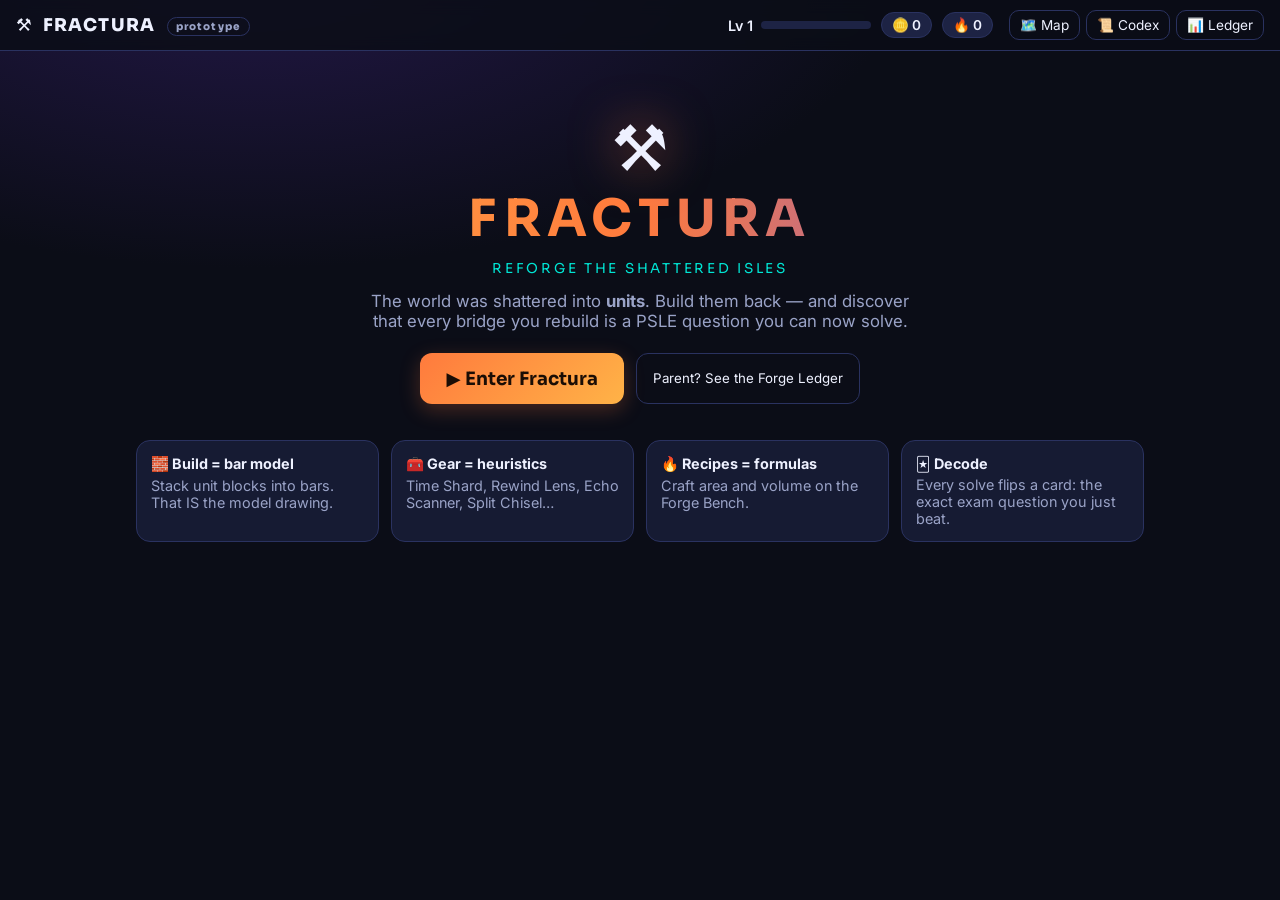
<file: game/index.html>
<!DOCTYPE html>
<html lang="en">
<head>
  <meta charset="UTF-8" />
  <meta name="viewport" content="width=device-width, initial-scale=1.0" />
  <title>FRACTURA — Reforge the Shattered Isles</title>
  <link rel="preconnect" href="https://fonts.googleapis.com" />
  <link rel="preconnect" href="https://fonts.gstatic.com" crossorigin />
  <link href="https://fonts.googleapis.com/css2?family=Sora:wght@400;600;700;800&family=Inter:wght@400;500;600&display=swap" rel="stylesheet" />
  <link rel="stylesheet" href="styles.css" />
  <link rel="icon" href="data:image/svg+xml,<svg xmlns='http://www.w3.org/2000/svg' viewBox='0 0 100 100'><text y='.9em' font-size='90'>⚒️</text></svg>" />
</head>
<body>
  <header class="hud">
    <div class="hud-brand"><span class="hud-logo">⚒️</span> FRACTURA <span class="hud-tag">prototype</span></div>
    <div class="hud-stats">
      <div class="hud-level"><span id="hud-level">Lv 1</span><div class="xpbar"><div id="hud-xp"></div></div></div>
      <div class="hud-pill" title="Forge Coins">🪙 <span id="hud-coins">0</span></div>
      <div class="hud-pill" title="Streak">🔥 <span id="hud-streak">0</span></div>
    </div>
    <nav class="hud-nav">
      <button data-go="map">🗺️ Map</button>
      <button data-go="codex">📜 Codex</button>
      <button data-go="ledger">📊 Ledger</button>
    </nav>
  </header>

  <main>
    <!-- Title -->
    <section class="screen" id="screen-title">
      <div class="hero">
        <div class="hero-emblem">⚒️</div>
        <h1>FRACTURA</h1>
        <p class="hero-sub">Reforge the Shattered Isles</p>
        <p class="hero-pitch">The world was shattered into <b>units</b>. Build them back — and discover that every bridge you rebuild is a PSLE question you can now solve.</p>
        <div class="hero-actions">
          <button class="btn-primary big" id="btn-start">▶ Enter Fractura</button>
          <button class="btn-ghost" id="btn-parent">Parent? See the Forge Ledger</button>
        </div>
        <div class="hero-cards">
          <div class="hcard"><b>🧱 Build = bar model</b>Stack unit blocks into bars. That IS the model drawing.</div>
          <div class="hcard"><b>🧰 Gear = heuristics</b>Time Shard, Rewind Lens, Echo Scanner, Split Chisel…</div>
          <div class="hcard"><b>🔥 Recipes = formulas</b>Craft area and volume on the Forge Bench.</div>
          <div class="hcard"><b>🃏 Decode</b>Every solve flips a card: the exact exam question you just beat.</div>
        </div>
      </div>
    </section>

    <!-- Map -->
    <section class="screen" id="screen-map" hidden>
      <div class="map-head">
        <div>
          <h2>The Shattered Isles</h2>
          <p class="muted">Pick an isle. Each Rift is freshly generated — the numbers change, the thinking stays.</p>
        </div>
        <div class="map-actions">
          <span class="pill" id="al-pill"></span>
          <button class="btn-primary" id="btn-storm">⛈️ Daily Storm (5 Rifts)</button>
        </div>
      </div>
      <div class="isles" id="isles"></div>
    </section>

    <!-- Rift -->
    <section class="screen" id="screen-rift" hidden>
      <div class="rift-head">
        <div>
          <div class="rift-isle" id="rift-isle"></div>
          <div class="rift-gear muted" id="rift-gear"></div>
        </div>
        <span class="badge exam" id="rift-badge" hidden>📜 BLUEPRINT-FIRST · exam wording</span>
        <button class="btn-ghost small" id="btn-abandon">✕ Leave Rift</button>
      </div>
      <p class="brief" id="rift-brief"></p>
      <div class="forge" id="rift-area"></div>
      <div class="feedback" id="feedback" aria-live="polite"></div>
      <div class="steps" id="steps" hidden></div>
    </section>

    <!-- Decode -->
    <section class="screen" id="screen-decode" hidden>
      <h2>🃏 Decode</h2>
      <p class="muted">You just solved this. Same picture, two languages.</p>
      <div class="decode">
        <div class="dcard game"><div class="dcard-title">In Fractura</div><div id="decode-game"></div></div>
        <div class="dcard exam"><div class="dcard-title">In the PSLE paper</div><div id="decode-exam"></div></div>
      </div>
      <div class="reward" id="decode-reward"></div>
      <div class="decode-actions">
        <button class="btn-primary big" id="btn-next">Next Rift ➜</button>
        <button class="btn-ghost" data-go="map">Back to the map</button>
      </div>
    </section>

    <!-- Ledger (parent view) -->
    <section class="screen" id="screen-ledger" hidden>
      <h2>📊 Forge Ledger</h2>
      <p class="muted">For parents and tutors. Independence means solved with no hints and no wrong tries.</p>
      <div id="ledger"></div>
    </section>

    <!-- Codex -->
    <section class="screen" id="screen-codex" hidden>
      <h2>📜 Codex of Decoded Rifts</h2>
      <p class="muted">Every card here is a real exam-style question you have already beaten.</p>
      <div id="codex"></div>
    </section>
  </main>

  <script src="engine/problems.js"></script>
  <script src="engine/model.js"></script>
  <script src="engine/mastery.js"></script>
  <script src="game.js"></script>
</body>
</html>
</file>
<file: game/styles.css>
:root {
  --bg: #0b0d17; --bg2: #10142a; --panel: #161b33; --panel2: #1d2344; --line: #2a3260;
  --text: #eef1ff; --muted: #9aa3c7; --ember: #ff7a3d; --ember2: #ffb347; --cyan: #00e5d4;
  --violet: #6c5ce7; --ok: #3ddc84; --bad: #ff5470; --gold: #ffd166;
  --radius: 14px; --font-head: "Sora", system-ui, sans-serif; --font-body: "Inter", system-ui, sans-serif;
}
* { box-sizing: border-box; }
html, body { margin: 0; background: radial-gradient(1200px 600px at 20% -10%, #24184a 0%, var(--bg) 55%), var(--bg); color: var(--text); font-family: var(--font-body); min-height: 100%; }
h1, h2, h3 { font-family: var(--font-head); margin: 0 0 0.3em; }
button { font-family: inherit; cursor: pointer; }
.muted { color: var(--muted); }
.small { font-size: 0.85rem; }
main { max-width: 1040px; margin: 0 auto; padding: 18px 16px 60px; }
.screen[hidden] { display: none; }

/* HUD */
.hud { position: sticky; top: 0; z-index: 5; display: flex; align-items: center; gap: 16px; padding: 10px 16px; background: rgba(11, 13, 23, 0.85); backdrop-filter: blur(8px); border-bottom: 1px solid var(--line); flex-wrap: wrap; }
.hud-brand { font-family: var(--font-head); font-weight: 800; letter-spacing: 0.08em; font-size: 1.1rem; }
.hud-logo { margin-right: 4px; }
.hud-tag { font-size: 0.65rem; letter-spacing: 0.1em; color: var(--muted); border: 1px solid var(--line); border-radius: 999px; padding: 2px 8px; margin-left: 6px; vertical-align: middle; }
.hud-stats { display: flex; align-items: center; gap: 10px; margin-left: auto; }
.hud-level { display: flex; align-items: center; gap: 8px; font-weight: 600; font-size: 0.9rem; }
.xpbar { width: 110px; height: 8px; border-radius: 6px; background: var(--panel2); overflow: hidden; }
.xpbar div { height: 100%; width: 0; background: linear-gradient(90deg, var(--ember), var(--ember2)); transition: width 0.4s; }
.hud-pill, .pill { background: var(--panel2); border: 1px solid var(--line); border-radius: 999px; padding: 4px 10px; font-size: 0.85rem; font-weight: 600; }
.hud-nav { display: flex; gap: 6px; }
.hud-nav button { background: transparent; color: var(--text); border: 1px solid var(--line); border-radius: 10px; padding: 6px 10px; font-size: 0.85rem; }
.hud-nav button:hover { border-color: var(--cyan); }

/* Buttons */
.btn-primary { background: linear-gradient(135deg, var(--ember), var(--ember2)); color: #1a0d05; border: 0; border-radius: 12px; padding: 10px 18px; font-weight: 700; font-family: var(--font-head); box-shadow: 0 6px 20px rgba(255, 122, 61, 0.25); }
.btn-primary.big { font-size: 1.15rem; padding: 14px 26px; }
.btn-primary:disabled { opacity: 0.45; cursor: default; box-shadow: none; }
.btn-ghost { background: transparent; color: var(--text); border: 1px solid var(--line); border-radius: 12px; padding: 10px 16px; }
.btn-ghost.small { padding: 6px 10px; font-size: 0.85rem; }
.btn-mini { background: var(--panel2); color: var(--text); border: 1px solid var(--line); border-radius: 8px; padding: 5px 9px; font-size: 0.8rem; }
.btn-mini:hover { border-color: var(--cyan); }

/* Title */
.hero { text-align: center; padding: 40px 0 20px; }
.hero-emblem { font-size: 4rem; filter: drop-shadow(0 0 24px rgba(255, 122, 61, 0.6)); }
.hero h1 { font-size: 3.2rem; letter-spacing: 0.12em; background: linear-gradient(90deg, var(--ember2), var(--ember), var(--violet)); -webkit-background-clip: text; background-clip: text; color: transparent; }
.hero-sub { font-family: var(--font-head); color: var(--cyan); letter-spacing: 0.2em; text-transform: uppercase; font-size: 0.85rem; margin-top: -6px; }
.hero-pitch { max-width: 560px; margin: 12px auto 22px; color: var(--muted); font-size: 1.05rem; }
.hero-actions { display: flex; gap: 12px; justify-content: center; flex-wrap: wrap; }
.hero-cards { display: grid; grid-template-columns: repeat(auto-fit, minmax(200px, 1fr)); gap: 12px; margin-top: 36px; text-align: left; }
.hcard { background: var(--panel); border: 1px solid var(--line); border-radius: var(--radius); padding: 14px; color: var(--muted); font-size: 0.9rem; }
.hcard b { display: block; color: var(--text); margin-bottom: 4px; }

/* Map */
.map-head { display: flex; justify-content: space-between; align-items: flex-start; gap: 16px; flex-wrap: wrap; margin-bottom: 14px; }
.map-actions { display: flex; gap: 10px; align-items: center; flex-wrap: wrap; }
.isles { display: grid; grid-template-columns: repeat(auto-fill, minmax(290px, 1fr)); gap: 12px; }
.isle { display: flex; gap: 12px; text-align: left; background: var(--panel); border: 1px solid var(--line); border-radius: var(--radius); padding: 14px; color: var(--text); transition: transform 0.15s, border-color 0.15s; }
.isle:hover { transform: translateY(-2px); border-color: var(--ember); }
.isle.due { border-color: var(--gold); box-shadow: 0 0 0 1px rgba(255, 209, 102, 0.3) inset; }
.isle-emoji { font-size: 2rem; }
.isle-body { flex: 1; }
.isle-name { font-family: var(--font-head); font-weight: 700; }
.isle-sub { color: var(--muted); font-size: 0.85rem; }
.isle-gear { font-size: 0.8rem; color: var(--cyan); margin: 4px 0 6px; }
.bar { height: 8px; background: var(--panel2); border-radius: 6px; overflow: hidden; }
.bar div { height: 100%; background: linear-gradient(90deg, var(--cyan), var(--violet)); }
.isle-meta { color: var(--muted); font-size: 0.78rem; margin-top: 6px; }

/* Rift */
.rift-head { display: flex; align-items: center; gap: 12px; flex-wrap: wrap; margin-bottom: 8px; }
.rift-isle { font-family: var(--font-head); font-weight: 700; font-size: 1.2rem; }
.rift-head .btn-ghost { margin-left: auto; }
.badge { border-radius: 999px; padding: 4px 10px; font-size: 0.75rem; font-weight: 700; letter-spacing: 0.04em; }
.badge.exam { background: rgba(108, 92, 231, 0.25); border: 1px solid var(--violet); color: #cdc6ff; }
.brief { background: var(--panel); border-left: 4px solid var(--ember); border-radius: 10px; padding: 14px 16px; font-size: 1.05rem; line-height: 1.5; }
.brief.exam { border-left-color: var(--violet); font-family: Georgia, "Times New Roman", serif; background: #f7f5ee; color: #1d1d1d; }
.forge { background: var(--bg2); border: 1px solid var(--line); border-radius: var(--radius); padding: 16px; margin-top: 12px; }
.forge.locked .btn-mini, .forge.locked .chip, .forge.locked .btn-primary { opacity: 0.45; pointer-events: none; }
.tip { color: var(--muted); font-size: 0.9rem; margin: 0 0 12px; }
.feedback { min-height: 24px; margin: 10px 2px; font-weight: 600; }
.feedback.bad { color: var(--bad); }
.feedback.ok { color: var(--ok); }
.shake { animation: shake 0.4s; }
@keyframes shake { 0%, 100% { transform: translateX(0); } 25% { transform: translateX(-6px); } 75% { transform: translateX(6px); } }

/* Builder */
.rows { display: flex; flex-direction: column; gap: 10px; }
.row { display: grid; grid-template-columns: 140px 1fr auto; gap: 10px; align-items: center; }
.row-name { font-weight: 600; }
.bar-blocks { display: flex; gap: 3px; min-height: 44px; align-items: center; flex-wrap: wrap; }
.blk { height: 42px; min-width: 44px; display: flex; align-items: center; justify-content: center; border-radius: 6px; font-size: 0.75rem; font-weight: 700; }
.blk.unit { background: linear-gradient(180deg, #ffb347, #ff7a3d); color: #2a1206; box-shadow: inset 0 -3px 0 rgba(0, 0, 0, 0.25); animation: pop 0.2s; }
.blk.extra { background: linear-gradient(180deg, #7ef5ea, #00b3a6); color: #052a27; padding: 0 10px; border: 2px dashed transparent; }
.blk.ghost { background: transparent; border: 2px dashed var(--line); color: var(--muted); font-weight: 400; }
.blk.whole { width: 100%; background: linear-gradient(180deg, #ffb347, #ff7a3d); color: #2a1206; }
.target { cursor: pointer; }
.target:hover { outline: 2px solid var(--cyan); }
@keyframes pop { from { transform: scale(0.6); } to { transform: scale(1); } }
.row-ctl { display: flex; gap: 4px; flex-wrap: wrap; }
.bracket { margin-top: 6px; padding: 8px 12px; border-top: 2px solid var(--muted); color: var(--muted); font-size: 0.9rem; border-radius: 0 0 8px 8px; }
.bracket.filled { color: var(--cyan); border-top-color: var(--cyan); }
.tray { margin: 14px 0; display: flex; gap: 8px; align-items: center; flex-wrap: wrap; }
.tray-title { color: var(--muted); font-size: 0.85rem; }
.chip { background: var(--panel2); border: 1px solid var(--cyan); color: var(--text); border-radius: 999px; padding: 6px 12px; font-weight: 600; }
.chip.sel { background: var(--cyan); color: #052a27; box-shadow: 0 0 0 4px rgba(0, 229, 212, 0.25); }

/* Split */
.split-bar { display: flex; gap: 4px; margin: 10px 0; min-height: 60px; }
.part { flex: 1; min-height: 56px; background: linear-gradient(180deg, #ffb347, #ff7a3d); border-radius: 6px; display: flex; gap: 3px; padding: 3px; align-items: stretch; justify-content: center; color: #2a1206; font-size: 0.75rem; font-weight: 700; cursor: pointer; }
.part.shaded { background: repeating-linear-gradient(45deg, #3a3f5c, #3a3f5c 6px, #2a2f4a 6px, #2a2f4a 12px); color: var(--muted); }
.sub { flex: 1; background: rgba(255, 255, 255, 0.35); border-radius: 4px; cursor: pointer; }
.sub.shaded { background: repeating-linear-gradient(45deg, #3a3f5c, #3a3f5c 5px, #2a2f4a 5px, #2a2f4a 10px); }
.split-ctl { display: flex; gap: 8px; align-items: center; flex-wrap: wrap; }
.split-ctl input, .step-form input { width: 90px; background: var(--panel); color: var(--text); border: 1px solid var(--line); border-radius: 8px; padding: 8px 10px; font-size: 1rem; }

/* Scanner */
.readout { font-size: 1.05rem; margin: 8px 0; }
.readout b { color: var(--ember2); font-size: 1.3rem; }
.scan-row { display: flex; gap: 10px; align-items: center; flex-wrap: wrap; }
.scan-row input[type=range] { flex: 1; min-width: 200px; accent-color: var(--ember); }
.gc-table { border-collapse: collapse; margin-top: 12px; font-size: 0.9rem; }
.gc-table th, .gc-table td { border: 1px solid var(--line); padding: 6px 10px; text-align: center; }
.gc-table th { background: var(--panel2); }

/* Rewind */
.chain { display: flex; align-items: center; gap: 6px; flex-wrap: wrap; margin: 10px 0; }
.cbox { min-width: 64px; padding: 10px; text-align: center; border-radius: 8px; background: var(--panel2); border: 1px solid var(--line); font-weight: 700; }
.cbox.filled { background: linear-gradient(180deg, #ffb347, #ff7a3d); color: #2a1206; }
.cop { font-size: 0.8rem; color: var(--muted); max-width: 120px; text-align: center; }

/* Recipe */
.slots { display: flex; gap: 6px; align-items: center; flex-wrap: wrap; margin: 10px 0; }
.slot { min-width: 90px; height: 44px; border: 2px dashed var(--line); border-radius: 8px; display: flex; align-items: center; justify-content: center; font-weight: 600; cursor: pointer; }
.slot.filled { border-style: solid; border-color: var(--ember); background: rgba(255, 122, 61, 0.15); }
.tiles { display: flex; gap: 6px; flex-wrap: wrap; margin: 10px 0 14px; }
.tile { background: var(--panel2); border: 1px solid var(--line); color: var(--text); border-radius: 8px; padding: 8px 12px; font-weight: 600; }
.tile:hover { border-color: var(--ember2); }

/* Steps */
.steps { margin-top: 10px; display: flex; flex-direction: column; gap: 8px; }
.step { background: var(--panel); border: 1px solid var(--line); border-radius: 10px; padding: 10px 14px; }
.step.done { border-color: var(--ok); opacity: 0.8; }
.step.active { border-color: var(--ember); }
.step.todo { opacity: 0.45; }
.step-q { font-weight: 600; }
.step-a { color: var(--ok); font-weight: 700; }
.step-form { display: flex; gap: 8px; margin-top: 8px; flex-wrap: wrap; align-items: center; }
.hint { margin-top: 8px; color: var(--gold); font-size: 0.9rem; }

/* Decode */
.decode { display: grid; grid-template-columns: 1fr 1fr; gap: 14px; margin-top: 12px; }
@media (max-width: 720px) { .decode { grid-template-columns: 1fr; } .row { grid-template-columns: 1fr; } }
.dcard { border-radius: var(--radius); padding: 16px; line-height: 1.5; }
.dcard.game { background: var(--panel); border: 1px solid var(--ember); }
.dcard.exam { background: #f7f5ee; color: #1d1d1d; border: 1px solid #d8d2bf; font-family: Georgia, "Times New Roman", serif; }
.dcard-title { font-family: var(--font-head); font-weight: 700; letter-spacing: 0.06em; text-transform: uppercase; font-size: 0.75rem; margin-bottom: 8px; opacity: 0.8; }
.legend { margin-top: 10px; font-size: 0.9rem; color: var(--muted); }
.legend span { display: inline-block; margin: 2px 6px 2px 0; padding: 2px 8px; border-radius: 6px; background: var(--panel2); }
.working { margin: 10px 0 0; padding-left: 18px; }
.working li { margin: 2px 0; }
.reward { margin: 16px 0; font-family: var(--font-head); font-weight: 700; font-size: 1.1rem; color: var(--ember2); }
.decode-actions { display: flex; gap: 10px; flex-wrap: wrap; }

/* Ledger */
.ledger-grid { display: grid; grid-template-columns: repeat(auto-fit, minmax(240px, 1fr)); gap: 12px; margin-bottom: 14px; }
.stat { background: var(--panel); border: 1px solid var(--line); border-radius: var(--radius); padding: 14px; }
.stat .v { font-family: var(--font-head); font-size: 1.8rem; font-weight: 800; }
.stat .l { color: var(--muted); font-size: 0.85rem; }
.ltable { width: 100%; border-collapse: collapse; font-size: 0.9rem; margin-top: 8px; }
.ltable th, .ltable td { text-align: left; padding: 8px; border-bottom: 1px solid var(--line); vertical-align: middle; }
.ltable .bar { width: 120px; }
.spark { width: 100%; height: 70px; margin-top: 8px; }
.note { background: rgba(255, 209, 102, 0.1); border: 1px solid rgba(255, 209, 102, 0.4); border-radius: 10px; padding: 10px 14px; font-size: 0.9rem; margin-top: 12px; }
.codex-card { background: #f7f5ee; color: #1d1d1d; border-radius: 10px; padding: 12px 14px; margin-bottom: 10px; font-family: Georgia, serif; }
.codex-card .tag { font-family: var(--font-body); font-size: 0.75rem; color: #555; margin-bottom: 4px; }
</file>
